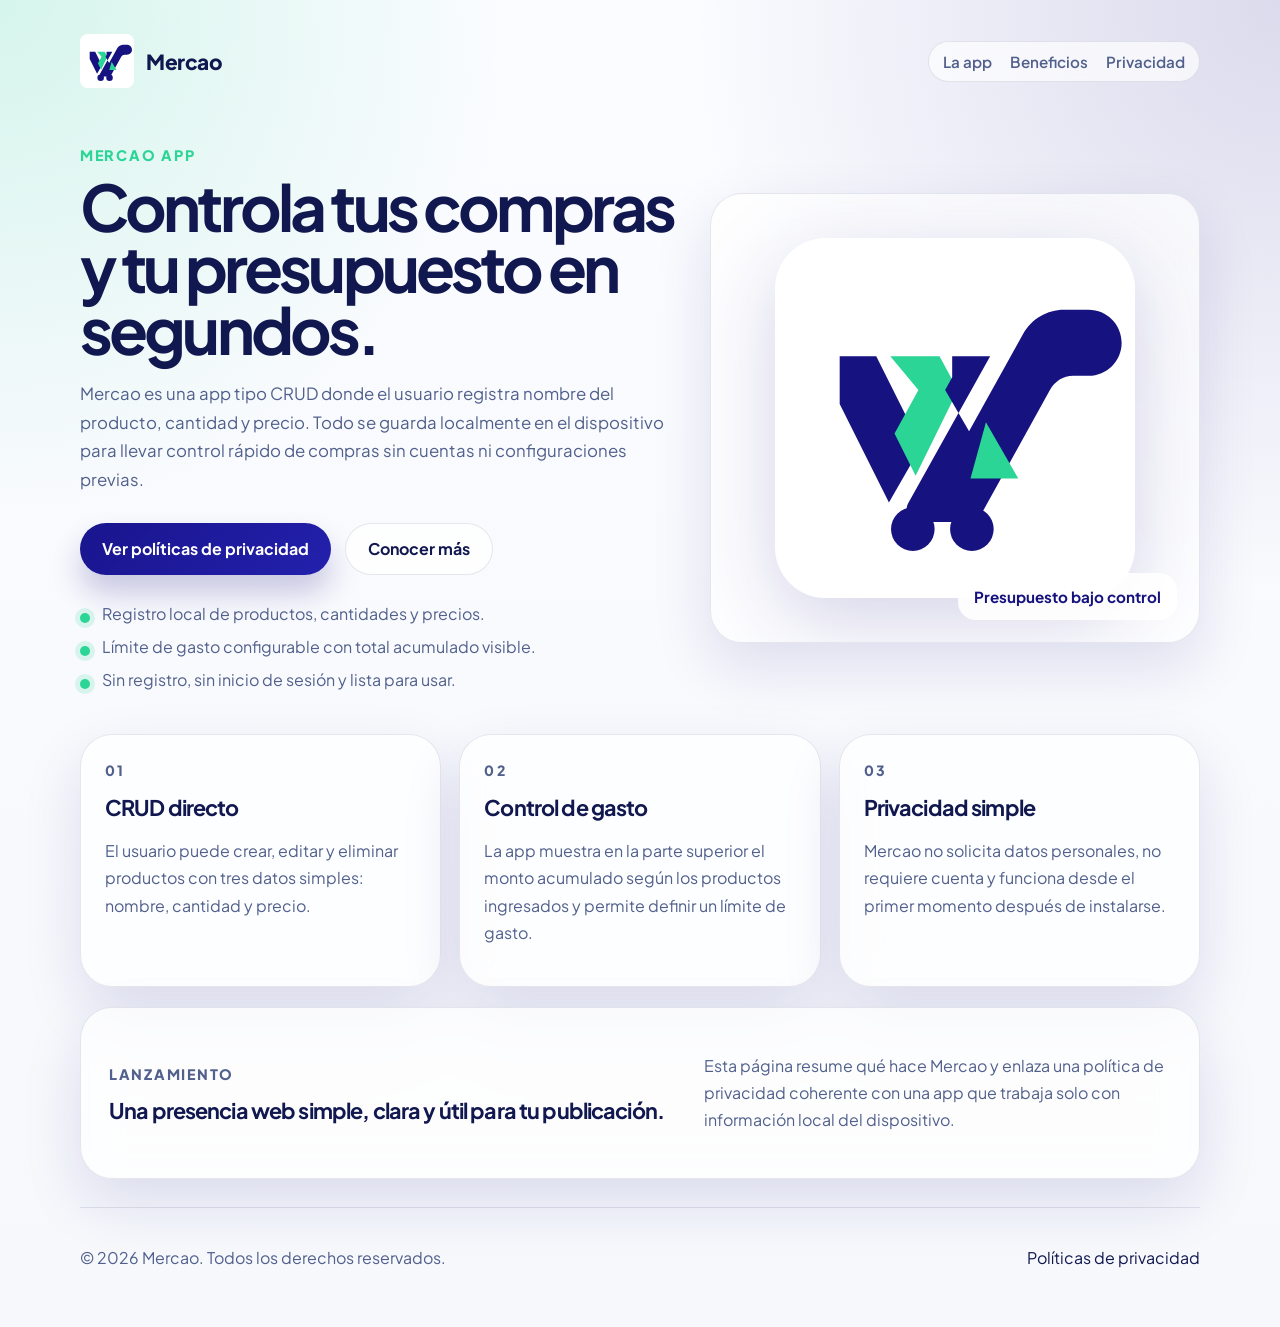
<file: index.html>
<!DOCTYPE html>
<html lang="es">
  <head>
    <meta charset="UTF-8" />
    <meta name="viewport" content="width=device-width, initial-scale=1.0" />
    <meta
      name="description"
      content="Mercao es una app simple para registrar productos, cantidades, precios y controlar un límite de gasto desde el celular."
    />
    <title>Mercao | Control simple de compras</title>
    <link rel="icon" href="assets/mercao-logo.svg" type="image/svg+xml" />
    <link rel="preconnect" href="https://fonts.googleapis.com" />
    <link rel="preconnect" href="https://fonts.gstatic.com" crossorigin />
    <link
      href="https://fonts.googleapis.com/css2?family=Plus+Jakarta+Sans:wght@400;500;700;800&amp;display=swap"
      rel="stylesheet"
    />
    <link rel="stylesheet" href="styles.css" />
  </head>
  <body>
    <div class="page-shell">
      <header class="site-header">
        <a class="brand" href="index.html" aria-label="Mercao inicio">
          <img src="assets/mercao-logo.svg" alt="Logo de Mercao" />
          <span>Mercao</span>
        </a>

        <nav class="site-nav" aria-label="Principal">
          <a href="#app">La app</a>
          <a href="#beneficios">Beneficios</a>
          <a href="privacy.html">Privacidad</a>
        </nav>
      </header>

      <main>
        <section class="hero" id="app">
          <div class="hero-copy">
            <p class="eyebrow">Mercao App</p>
            <h1>Controla tus compras y tu presupuesto en segundos.</h1>
            <p class="hero-text">
              Mercao es una app tipo CRUD donde el usuario registra nombre del
              producto, cantidad y precio. Todo se guarda localmente en el
              dispositivo para llevar control rápido de compras sin cuentas ni
              configuraciones previas.
            </p>

            <div class="hero-actions">
              <a class="button button-primary" href="privacy.html"
                >Ver políticas de privacidad</a
              >
              <a class="button button-secondary" href="#beneficios"
                >Conocer más</a
              >
            </div>

            <ul class="hero-points" aria-label="Características principales">
              <li>Registro local de productos, cantidades y precios.</li>
              <li>Límite de gasto configurable con total acumulado visible.</li>
              <li>Sin registro, sin inicio de sesión y lista para usar.</li>
            </ul>
          </div>

          <div class="hero-card" aria-hidden="true">
            <div class="hero-card-glow"></div>
            <img src="assets/mercao-logo.svg" alt="" />
            <div class="hero-badge">Presupuesto bajo control</div>
          </div>
        </section>

        <section class="info-grid" id="beneficios">
          <article class="info-card">
            <p class="card-index">01</p>
            <h2>CRUD directo</h2>
            <p>
              El usuario puede crear, editar y eliminar productos con tres datos
              simples: nombre, cantidad y precio.
            </p>
          </article>

          <article class="info-card">
            <p class="card-index">02</p>
            <h2>Control de gasto</h2>
            <p>
              La app muestra en la parte superior el monto acumulado según los
              productos ingresados y permite definir un límite de gasto.
            </p>
          </article>

          <article class="info-card">
            <p class="card-index">03</p>
            <h2>Privacidad simple</h2>
            <p>
              Mercao no solicita datos personales, no requiere cuenta y funciona
              desde el primer momento después de instalarse.
            </p>
          </article>
        </section>

        <section class="highlight">
          <div>
            <p class="eyebrow">Lanzamiento</p>
            <h2>Una presencia web simple, clara y útil para tu publicación.</h2>
          </div>
          <p>
            Esta página resume qué hace Mercao y enlaza una política de
            privacidad coherente con una app que trabaja solo con información
            local del dispositivo.
          </p>
        </section>
      </main>

      <footer class="site-footer">
        <p>© 2026 Mercao. Todos los derechos reservados.</p>
        <a href="privacy.html">Políticas de privacidad</a>
      </footer>
    </div>
  </body>
</html>
</file>
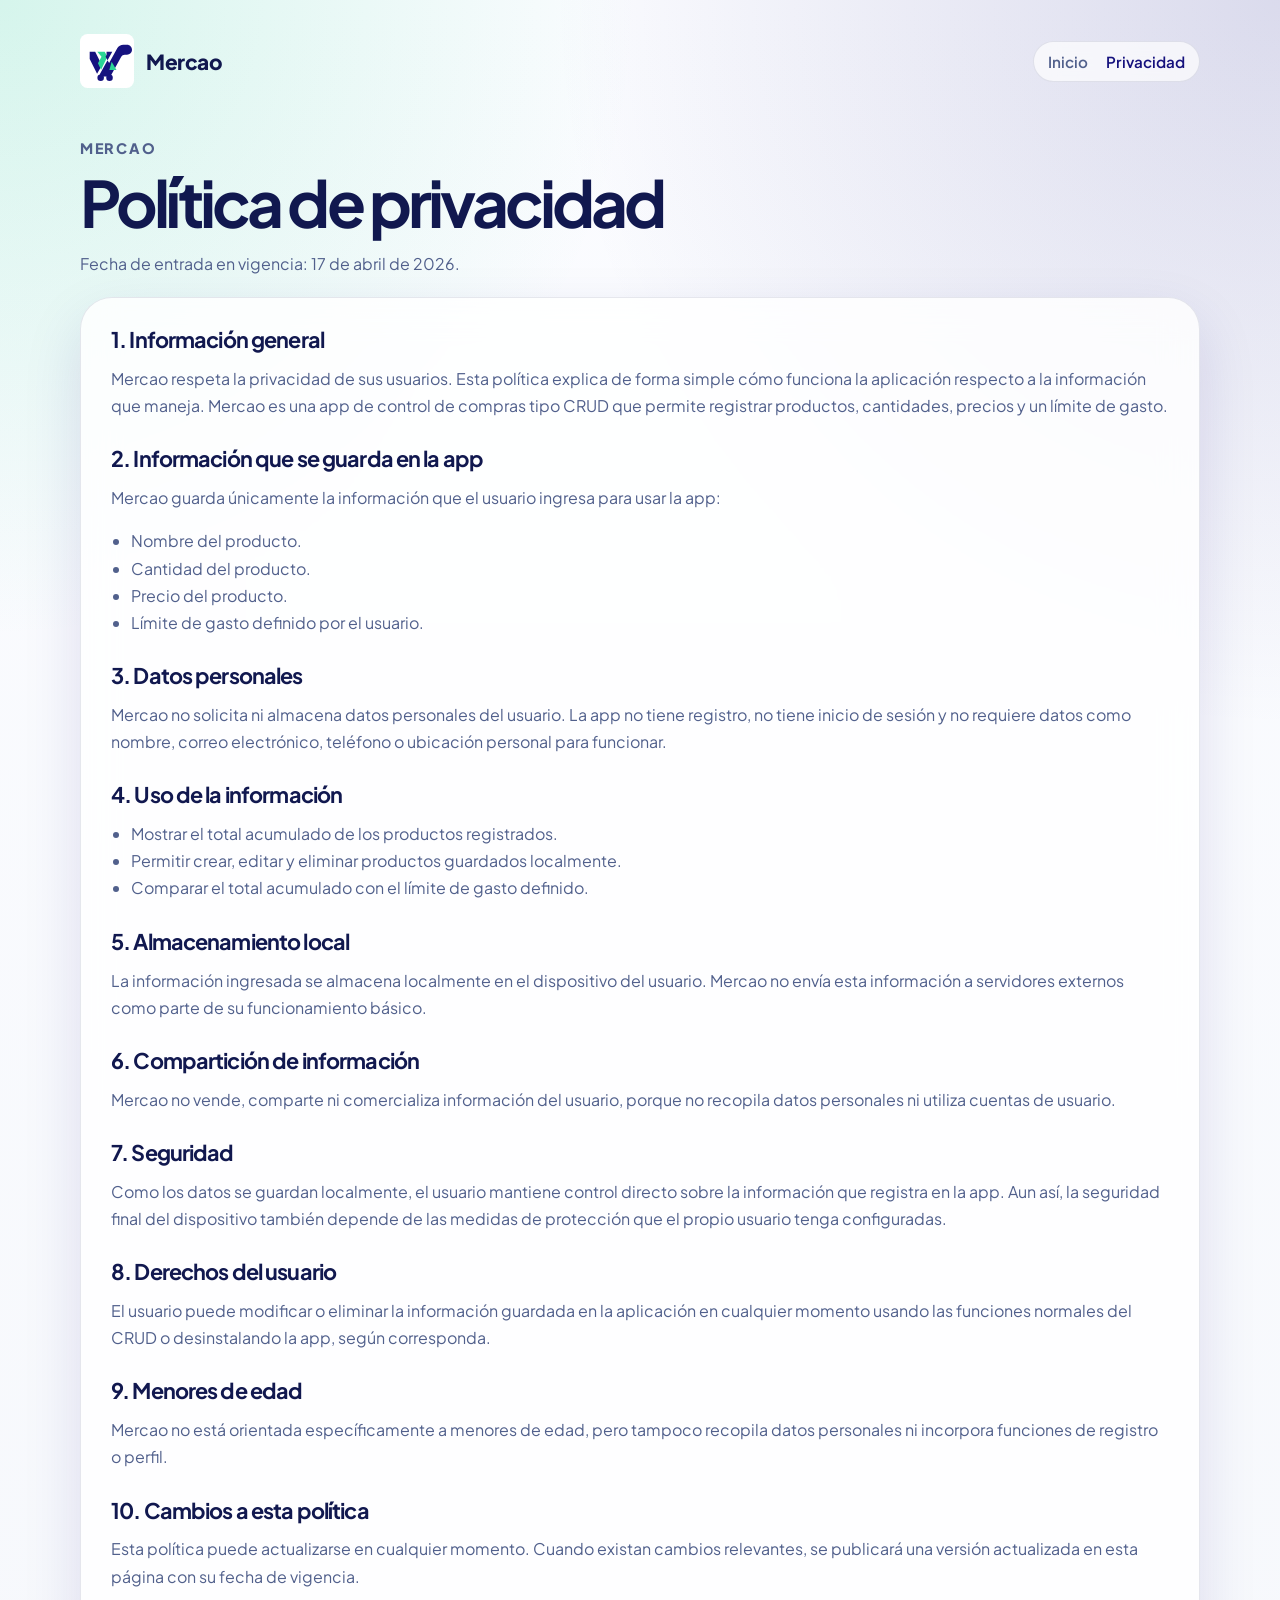
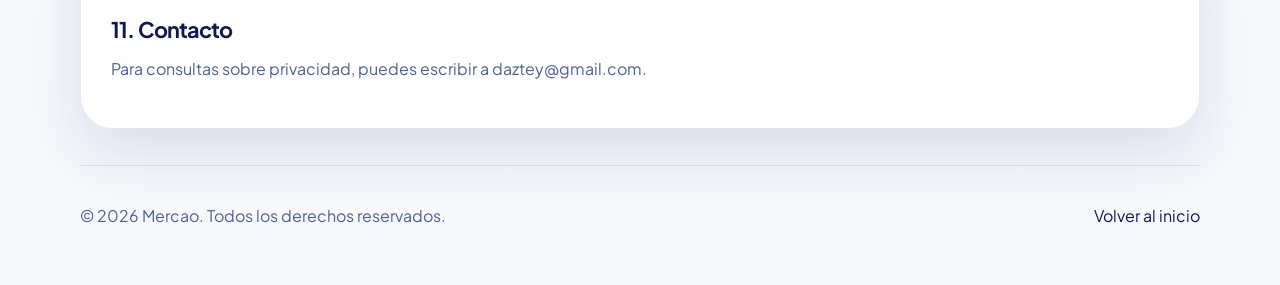
<file: privacy.html>
<!doctype html>
<html lang="es">
  <head>
    <meta charset="UTF-8" />
    <meta name="viewport" content="width=device-width, initial-scale=1.0" />
    <meta
      name="description"
      content="Política de privacidad de Mercao, app de control de compras con almacenamiento local y sin registro."
    />
    <title>Política de Privacidad | Mercao</title>
    <link rel="icon" href="assets/mercao-logo.svg" type="image/svg+xml" />
    <link rel="preconnect" href="https://fonts.googleapis.com" />
    <link rel="preconnect" href="https://fonts.gstatic.com" crossorigin />
    <link
      href="https://fonts.googleapis.com/css2?family=Plus+Jakarta+Sans:wght@400;500;700;800&amp;display=swap"
      rel="stylesheet"
    />
    <link rel="stylesheet" href="styles.css" />
  </head>
  <body>
    <div class="page-shell">
      <header class="site-header">
        <a class="brand" href="index.html" aria-label="Mercao inicio">
          <img src="assets/mercao-logo.svg" alt="Logo de Mercao" />
          <span>Mercao</span>
        </a>

        <nav class="site-nav" aria-label="Principal">
          <a href="index.html">Inicio</a>
          <a href="privacy.html" aria-current="page">Privacidad</a>
        </nav>
      </header>

      <main class="policy-page">
        <section class="policy-hero">
          <p class="eyebrow">Mercao</p>
          <h1>Política de privacidad</h1>
          <p>Fecha de entrada en vigencia: 17 de abril de 2026.</p>
        </section>

        <section class="policy-card">
          <h2>1. Información general</h2>
          <p>
            Mercao respeta la privacidad de sus usuarios. Esta política explica
            de forma simple cómo funciona la aplicación respecto a la
            información que maneja. Mercao es una app de control de compras tipo
            CRUD que permite registrar productos, cantidades, precios y un
            límite de gasto.
          </p>

          <h2>2. Información que se guarda en la app</h2>
          <p>
            Mercao guarda únicamente la información que el usuario ingresa para
            usar la app:
          </p>
          <ul>
            <li>Nombre del producto.</li>
            <li>Cantidad del producto.</li>
            <li>Precio del producto.</li>
            <li>Límite de gasto definido por el usuario.</li>
          </ul>

          <h2>3. Datos personales</h2>
          <p>
            Mercao no solicita ni almacena datos personales del usuario. La app
            no tiene registro, no tiene inicio de sesión y no requiere datos
            como nombre, correo electrónico, teléfono o ubicación personal para
            funcionar.
          </p>

          <h2>4. Uso de la información</h2>
          <ul>
            <li>Mostrar el total acumulado de los productos registrados.</li>
            <li>
              Permitir crear, editar y eliminar productos guardados localmente.
            </li>
            <li>
              Comparar el total acumulado con el límite de gasto definido.
            </li>
          </ul>

          <h2>5. Almacenamiento local</h2>
          <p>
            La información ingresada se almacena localmente en el dispositivo
            del usuario. Mercao no envía esta información a servidores externos
            como parte de su funcionamiento básico.
          </p>

          <h2>6. Compartición de información</h2>
          <p>
            Mercao no vende, comparte ni comercializa información del usuario,
            porque no recopila datos personales ni utiliza cuentas de usuario.
          </p>

          <h2>7. Seguridad</h2>
          <p>
            Como los datos se guardan localmente, el usuario mantiene control
            directo sobre la información que registra en la app. Aun así, la
            seguridad final del dispositivo también depende de las medidas de
            protección que el propio usuario tenga configuradas.
          </p>

          <h2>8. Derechos del usuario</h2>
          <p>
            El usuario puede modificar o eliminar la información guardada en la
            aplicación en cualquier momento usando las funciones normales del
            CRUD o desinstalando la app, según corresponda.
          </p>

          <h2>9. Menores de edad</h2>
          <p>
            Mercao no está orientada específicamente a menores de edad, pero
            tampoco recopila datos personales ni incorpora funciones de registro
            o perfil.
          </p>

          <h2>10. Cambios a esta política</h2>
          <p>
            Esta política puede actualizarse en cualquier momento. Cuando
            existan cambios relevantes, se publicará una versión actualizada en
            esta página con su fecha de vigencia.
          </p>

          <h2>11. Contacto</h2>
          <p>
            Para consultas sobre privacidad, puedes escribir a
            <a href="mailto:daztey@gmail.com">daztey@gmail.com</a>.
          </p>
        </section>
      </main>

      <footer class="site-footer">
        <p>© 2026 Mercao. Todos los derechos reservados.</p>
        <a href="index.html">Volver al inicio</a>
      </footer>
    </div>
  </body>
</html>
</file>
<file: styles.css>
:root {
  --bg: #f6f8fc;
  --bg-strong: #e8edf8;
  --surface: rgba(255, 255, 255, 0.72);
  --surface-strong: #ffffff;
  --text: #11184f;
  --muted: #51608c;
  --line: rgba(17, 24, 79, 0.1);
  --navy: #15117d;
  --mint: #2bd596;
  --shadow: 0 24px 60px rgba(21, 17, 125, 0.12);
  --radius-lg: 32px;
  --radius-md: 22px;
}

* {
  box-sizing: border-box;
}

html {
  scroll-behavior: smooth;
}

body {
  margin: 0;
  min-height: 100vh;
  font-family: "Plus Jakarta Sans", "Avenir Next", "Segoe UI", sans-serif;
  color: var(--text);
  background:
    radial-gradient(circle at top left, rgba(43, 213, 150, 0.18), transparent 28%),
    radial-gradient(circle at top right, rgba(21, 17, 125, 0.14), transparent 32%),
    linear-gradient(180deg, #fbfcff 0%, var(--bg) 100%);
}

a {
  color: inherit;
  text-decoration: none;
}

img {
  display: block;
  max-width: 100%;
}

.page-shell {
  width: min(1120px, calc(100% - 32px));
  margin: 0 auto;
  padding: 24px 0 40px;
}

.site-header,
.site-footer {
  display: flex;
  align-items: center;
  justify-content: space-between;
  gap: 20px;
}

.site-header {
  padding: 10px 0 24px;
}

.brand {
  display: inline-flex;
  align-items: center;
  gap: 12px;
  font-weight: 800;
  letter-spacing: -0.03em;
}

.brand img {
  width: 54px;
  height: 54px;
}

.brand span {
  font-size: 1.3rem;
}

.site-nav {
  display: inline-flex;
  align-items: center;
  gap: 18px;
  padding: 10px 14px;
  border: 1px solid var(--line);
  border-radius: 999px;
  background: rgba(255, 255, 255, 0.68);
  backdrop-filter: blur(12px);
}

.site-nav a {
  color: var(--muted);
  font-size: 0.95rem;
  font-weight: 600;
}

.site-nav a[aria-current="page"],
.site-nav a:hover,
.site-footer a:hover {
  color: var(--navy);
}

.hero {
  display: grid;
  grid-template-columns: minmax(0, 1.1fr) minmax(280px, 0.9fr);
  gap: 30px;
  align-items: center;
  padding: 34px 0 24px;
}

.eyebrow {
  margin: 0 0 12px;
  color: var(--mint);
  font-size: 0.9rem;
  font-weight: 800;
  letter-spacing: 0.12em;
  text-transform: uppercase;
}

.hero h1,
.policy-hero h1 {
  margin: 0;
  font-size: clamp(2.4rem, 5vw, 4.8rem);
  line-height: 0.96;
  letter-spacing: -0.06em;
}

.hero-text,
.highlight p,
.info-card p,
.policy-card p,
.policy-card li,
.policy-hero p,
.site-footer p {
  color: var(--muted);
  line-height: 1.7;
}

.hero-text {
  max-width: 620px;
  margin: 20px 0 0;
  font-size: 1.05rem;
}

.hero-actions {
  display: flex;
  flex-wrap: wrap;
  gap: 14px;
  margin-top: 28px;
}

.button {
  display: inline-flex;
  align-items: center;
  justify-content: center;
  min-height: 52px;
  padding: 0 22px;
  border-radius: 999px;
  font-weight: 700;
}

.button-primary {
  color: #ffffff;
  background: linear-gradient(135deg, #19158d 0%, #2320ad 100%);
  box-shadow: 0 18px 30px rgba(21, 17, 125, 0.22);
}

.button-secondary {
  border: 1px solid var(--line);
  background: rgba(255, 255, 255, 0.82);
}

.hero-points {
  margin: 28px 0 0;
  padding: 0;
  list-style: none;
}

.hero-points li {
  position: relative;
  margin-top: 12px;
  padding-left: 22px;
  color: var(--muted);
}

.hero-points li::before {
  content: "";
  position: absolute;
  top: 10px;
  left: 0;
  width: 10px;
  height: 10px;
  border-radius: 50%;
  background: var(--mint);
  box-shadow: 0 0 0 5px rgba(43, 213, 150, 0.16);
}

.hero-card,
.info-card,
.highlight,
.policy-card {
  position: relative;
  overflow: hidden;
  border: 1px solid var(--line);
  border-radius: var(--radius-lg);
  background: var(--surface);
  backdrop-filter: blur(18px);
  box-shadow: var(--shadow);
}

.hero-card {
  min-height: 450px;
  padding: 28px;
  display: flex;
  align-items: center;
  justify-content: center;
}

.hero-card img {
  position: relative;
  z-index: 1;
  width: min(100%, 360px);
  filter: drop-shadow(0 22px 40px rgba(21, 17, 125, 0.18));
}

.hero-card-glow {
  position: absolute;
  inset: auto auto 18% 12%;
  width: 240px;
  height: 240px;
  border-radius: 50%;
  background: radial-gradient(circle, rgba(43, 213, 150, 0.4), transparent 65%);
}

.hero-badge {
  position: absolute;
  right: 22px;
  bottom: 22px;
  z-index: 1;
  padding: 14px 16px;
  border-radius: 18px;
  background: rgba(255, 255, 255, 0.92);
  color: var(--navy);
  font-size: 0.95rem;
  font-weight: 700;
}

.info-grid {
  display: grid;
  grid-template-columns: repeat(3, minmax(0, 1fr));
  gap: 18px;
  margin-top: 20px;
}

.info-card {
  padding: 24px;
}

.card-index {
  margin: 0 0 14px;
  color: var(--mint);
  font-size: 0.88rem;
  font-weight: 800;
  letter-spacing: 0.16em;
}

.info-card h2,
.highlight h2,
.policy-card h2 {
  margin: 0;
  font-size: 1.35rem;
  line-height: 1.15;
  letter-spacing: -0.04em;
}

.highlight {
  display: grid;
  grid-template-columns: minmax(0, 1.1fr) minmax(0, 0.9fr);
  gap: 24px;
  align-items: center;
  margin-top: 20px;
  padding: 28px;
}

.policy-page {
  padding: 24px 0 8px;
}

.policy-hero {
  margin-bottom: 20px;
}

.policy-card {
  padding: 30px;
  background: rgba(255, 255, 255, 0.82);
}

.policy-card h2 + p,
.policy-card h2 + ul {
  margin-top: 12px;
}

.policy-card h2:not(:first-child) {
  margin-top: 28px;
}

.policy-card ul {
  margin: 0;
  padding-left: 20px;
}

.policy-note {
  font-size: 0.95rem;
}

.site-footer {
  margin-top: 28px;
  padding-top: 20px;
  border-top: 1px solid var(--line);
}

@media (max-width: 900px) {
  .hero,
  .info-grid,
  .highlight {
    grid-template-columns: 1fr;
  }

  .hero-card {
    min-height: 320px;
  }
}

@media (max-width: 640px) {
  .page-shell {
    width: min(100% - 20px, 1120px);
    padding-top: 16px;
  }

  .site-header,
  .site-footer {
    flex-direction: column;
    align-items: flex-start;
  }

  .site-nav {
    width: 100%;
    justify-content: space-between;
  }

  .hero,
  .policy-page {
    padding-top: 16px;
  }

  .hero-card,
  .policy-card,
  .highlight,
  .info-card {
    border-radius: var(--radius-md);
  }
}
</file>
